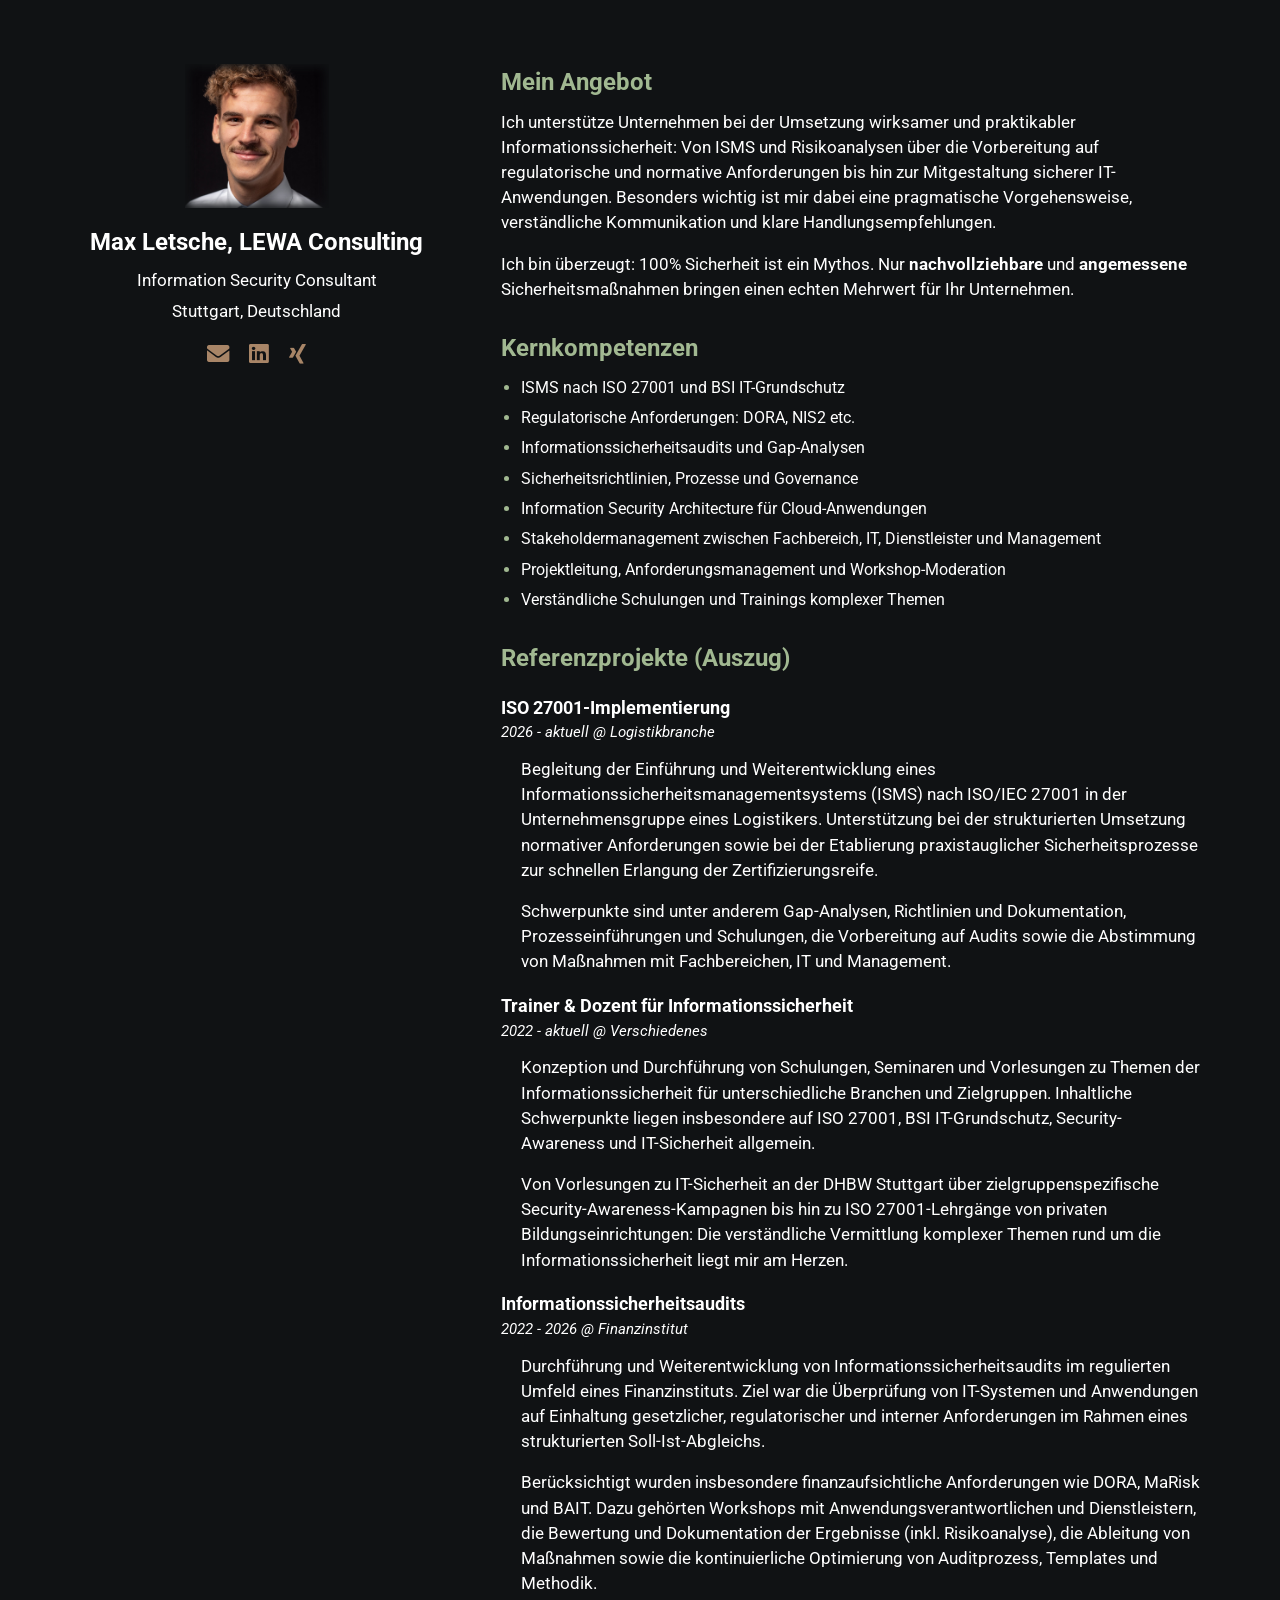
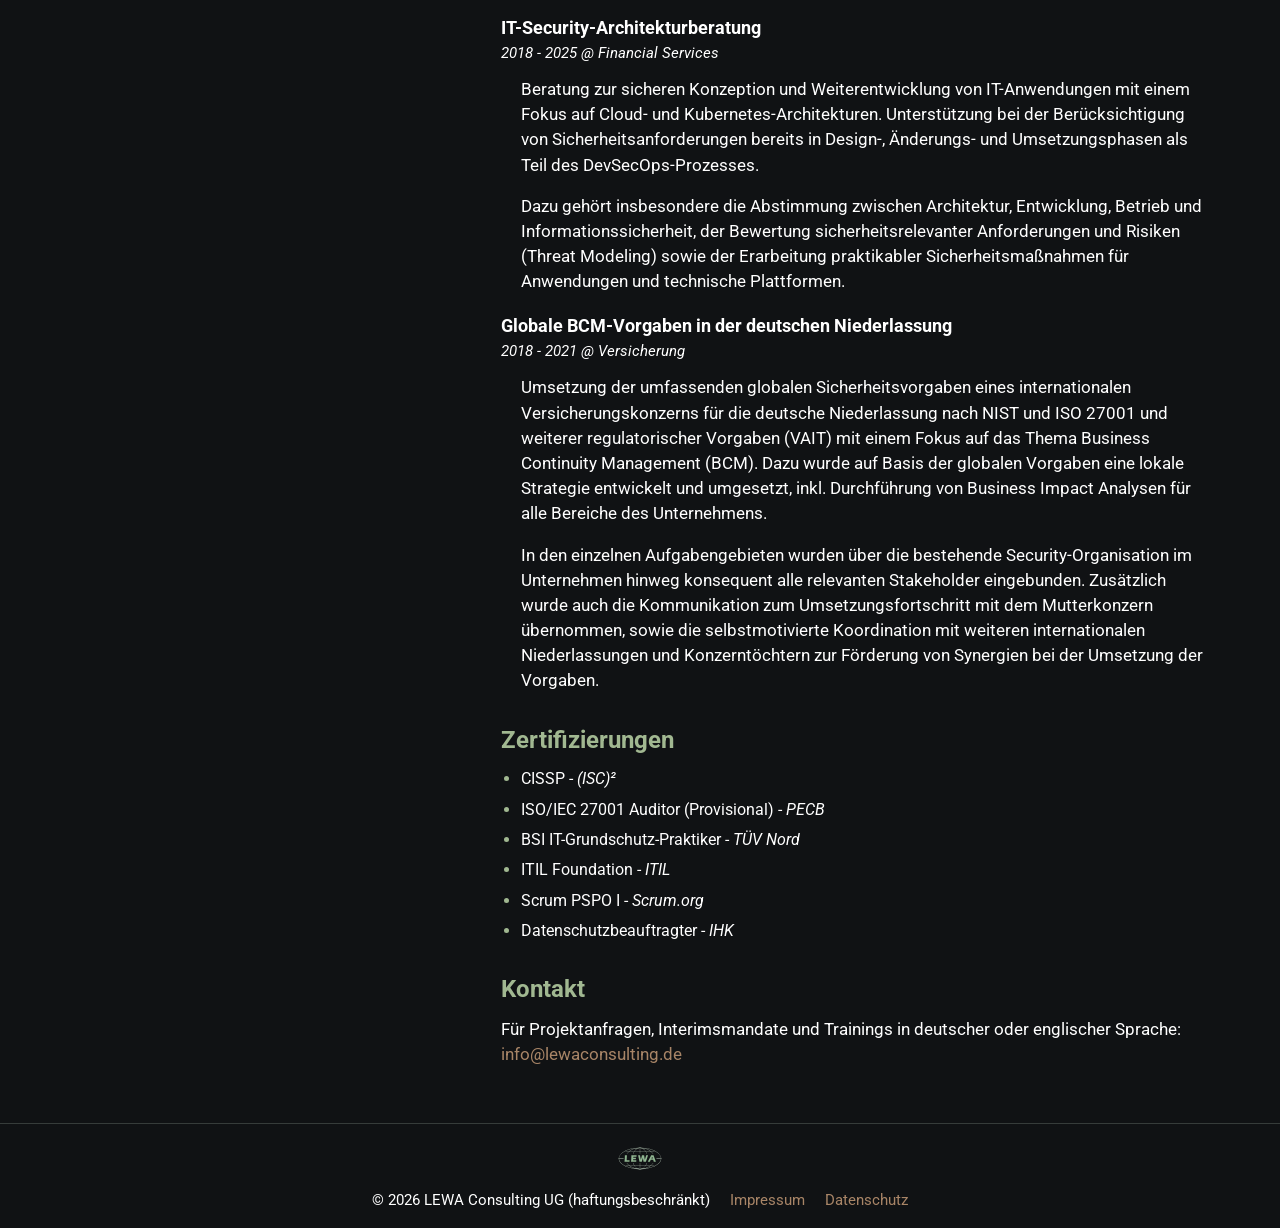
<file: index.html>
<!DOCTYPE html>
<html lang="de">
<head>
    <meta charset="UTF-8">
    <meta name="viewport" content="width=device-width, initial-scale=1.0">
    <meta name="google-site-verification" content="JsHvIHzjX5T9STDl2-UUMRcdSjekM4MezjiZZuwRKuU" />
    <meta name="description" content="Wirksame und praktikable Informationssicherheit für Unternehmen – ISMS, ISO 27001, IT-Grundschutz, Audits, Architekturberatung und Trainings.">
    <meta property="og:title" content="LEWA Consulting - Informationssicherheit aus Stuttgart">
    <meta property="og:description" content="Wirksame und praktikable Informationssicherheit für Unternehmen – ISMS, ISO 27001, IT-Grundschutz, Audits, Architekturberatung und Trainings.">
    <meta property="og:url" content="https://lewaconsulting.de/">
    <meta property="og:type" content="website">
    <meta property="og:image" content="https://lewaconsulting.de/images/logo.svg">
    <link rel="canonical" href="https://lewaconsulting.de/">
    <link rel="stylesheet" href="https://use.fontawesome.com/releases/v5.4.1/css/all.css" integrity="sha384-5sAR7xN1Nv6T6+dT2mhtzEpVJvfS3NScPQTrOxhwjIuvcA67KV2R5Jz6kr4abQsz" crossorigin="anonymous">
    <link rel="stylesheet" href="style.css">
    <title>LEWA Consulting - Informationssicherheit aus Stuttgart</title>
    <script type="application/ld+json">
        {
        "@context": "https://schema.org",
        "@type": "Organization",
        "name": "LEWA Consulting",
        "legalName": "LEWA Consulting UG (haftungsbeschränkt)",
        "url": "https://lewaconsulting.de/",
        "logo": "https://lewaconsulting.de/images/logo.svg",
        "email": "info@lewaconsulting.de",
        "sameAs": [
            "https://www.linkedin.com/in/mletsche/",
            "https://www.xing.com/profile/Max_Letsche/"
        ]
        }
    </script>
</head>
<body>
    <div class="grid-2">
        <div class="section-1">
            <div class="photo-frame">
                <img src="images/foto_ml.jpg" alt="Foto Max Letsche" class="photo">
            </div>
            <h1>Max Letsche, LEWA Consulting</h1>
            <p>Information Security Consultant</p>
            <p>Stuttgart, Deutschland</p>
            <a href="mailto:info@lewaconsulting.de" aria-label="E-Mail"><i class="fas fa-envelope"></i></a>
            <a href="https://www.linkedin.com/in/mletsche/" aria-label="LinkedIn-Profil"><i class="fab fa-linkedin"></i></a>
            <a href="https://www.xing.com/profile/Max_Letsche/" aria-label="XING-Profil"><i class="fab fa-xing"></i></a>
        </div>
        <div class="section-2">
            <h2>Mein Angebot</h2>
            <p>Ich unterstütze Unternehmen bei der Umsetzung wirksamer und praktikabler Informationssicherheit: Von ISMS und Risikoanalysen über die Vorbereitung auf regulatorische und normative Anforderungen bis hin zur Mitgestaltung sicherer IT-Anwendungen. Besonders wichtig ist mir dabei eine pragmatische Vorgehensweise, verständliche Kommunikation und klare Handlungsempfehlungen.</p>
            <p>Ich bin überzeugt: 100% Sicherheit ist ein Mythos. Nur <strong>nachvollziehbare</strong> und <strong>angemessene</strong> Sicherheitsmaßnahmen bringen einen echten Mehrwert für Ihr Unternehmen.</p>

            <h2>Kernkompetenzen</h2>
            <ul>
                <li>ISMS nach ISO 27001 und BSI IT-Grundschutz</li>
                <li>Regulatorische Anforderungen: DORA, NIS2 etc.</li>
                <li>Informationssicherheitsaudits und Gap-Analysen</li>
                <li>Sicherheitsrichtlinien, Prozesse und Governance</li>
                <li>Information Security Architecture für Cloud-Anwendungen</li>
                <li>Stakeholdermanagement zwischen Fachbereich, IT, Dienstleister und Management</li>
                <li>Projektleitung, Anforderungsmanagement und Workshop-Moderation</li>
                <li>Verständliche Schulungen und Trainings komplexer Themen</li>
            </ul>

            <h2>Referenzprojekte (Auszug)</h2>
            <h3>ISO 27001-Implementierung</h3>
            <div class="project-meta">2026 - aktuell @ Logistikbranche</div>
            <div class="project-details">
                <p>Begleitung der Einführung und Weiterentwicklung eines Informationssicherheitsmanagementsystems (ISMS) nach ISO/IEC 27001 in der Unternehmensgruppe eines Logistikers. Unterstützung bei der strukturierten Umsetzung normativer Anforderungen sowie bei der Etablierung praxistauglicher Sicherheitsprozesse zur schnellen Erlangung der Zertifizierungsreife.</p>
                <p>Schwerpunkte sind unter anderem Gap-Analysen, Richtlinien und Dokumentation, Prozesseinführungen und Schulungen, die Vorbereitung auf Audits sowie die Abstimmung von Maßnahmen mit Fachbereichen, IT und Management.</p>
            </div>
            <h3>Trainer & Dozent für Informationssicherheit</h3>
            <div class="project-meta">2022 - aktuell @ Verschiedenes</div>
            <div class="project-details">
                <p>Konzeption und Durchführung von Schulungen, Seminaren und Vorlesungen zu Themen der Informationssicherheit für unterschiedliche Branchen und Zielgruppen. Inhaltliche Schwerpunkte liegen insbesondere auf ISO 27001, BSI IT-Grundschutz, Security-Awareness und IT-Sicherheit allgemein.</p>
                <p>Von Vorlesungen zu IT-Sicherheit an der DHBW Stuttgart über zielgruppenspezifische Security-Awareness-Kampagnen bis hin zu ISO 27001-Lehrgänge von privaten Bildungseinrichtungen: Die verständliche Vermittlung komplexer Themen rund um die Informationssicherheit liegt mir am Herzen.</p>
            </div>
            <h3>Informationssicherheitsaudits</h3>
            <div class="project-meta">2022 - 2026 @ Finanzinstitut</div>
            <div class="project-details">
                <p>Durchführung und Weiterentwicklung von Informationssicherheitsaudits im regulierten Umfeld eines Finanzinstituts. Ziel war die Überprüfung von IT-Systemen und Anwendungen auf Einhaltung gesetzlicher, regulatorischer und interner Anforderungen im Rahmen eines strukturierten Soll-Ist-Abgleichs.</p>
                <p>Berücksichtigt wurden insbesondere finanzaufsichtliche Anforderungen wie DORA, MaRisk und BAIT. Dazu gehörten Workshops mit Anwendungsverantwortlichen und Dienstleistern, die Bewertung und Dokumentation der Ergebnisse (inkl. Risikoanalyse), die Ableitung von Maßnahmen sowie die kontinuierliche Optimierung von Auditprozess, Templates und Methodik.</p>
            </div>
            <h3>IT-Security-Architekturberatung</h3>
            <div class="project-meta">2018 - 2025 @ Financial Services</div>
            <div class="project-details">
                <p>Beratung zur sicheren Konzeption und Weiterentwicklung von IT-Anwendungen mit einem Fokus auf Cloud- und Kubernetes-Architekturen. Unterstützung bei der Berücksichtigung von Sicherheitsanforderungen bereits in Design-, Änderungs- und Umsetzungsphasen als Teil des DevSecOps-Prozesses.</p>
                <p>Dazu gehört insbesondere die Abstimmung zwischen Architektur, Entwicklung, Betrieb und Informationssicherheit, der Bewertung sicherheitsrelevanter Anforderungen und Risiken (Threat Modeling) sowie der Erarbeitung praktikabler Sicherheitsmaßnahmen für Anwendungen und technische Plattformen.</p>
            </div>
            <h3>Globale BCM-Vorgaben in der deutschen Niederlassung</h3>
            <div class="project-meta">2018 - 2021 @ Versicherung</div>
            <div class="project-details">
                <p>Umsetzung der umfassenden globalen Sicherheitsvorgaben eines internationalen Versicherungskonzerns für die deutsche Niederlassung nach NIST und ISO 27001 und weiterer regulatorischer Vorgaben (VAIT) mit einem Fokus auf das Thema Business Continuity Management (BCM). Dazu wurde auf Basis der globalen Vorgaben eine lokale Strategie entwickelt und umgesetzt, inkl. Durchführung von Business Impact Analysen für alle Bereiche des Unternehmens.</p>
                <p>In den einzelnen Aufgabengebieten wurden über die bestehende Security-Organisation im Unternehmen hinweg konsequent alle relevanten Stakeholder eingebunden. Zusätzlich wurde auch die Kommunikation zum Umsetzungsfortschritt mit dem Mutterkonzern übernommen, sowie die selbstmotivierte Koordination mit weiteren internationalen Niederlassungen und Konzerntöchtern zur Förderung von Synergien bei der Umsetzung der Vorgaben.</p>
            </div>


            <h2>Zertifizierungen</h2>
            <ul>
                <li>CISSP - <i>(ISC)²</i></li>
                <li>ISO/IEC 27001 Auditor (Provisional) - <i>PECB</i></li>
                <li>BSI IT-Grundschutz-Praktiker - <i>TÜV Nord</i></li>
                <li>ITIL Foundation - <i>ITIL</i></li>
                <li>Scrum PSPO I - <i>Scrum.org</i></li>
                <li>Datenschutzbeauftragter - <i>IHK</i></li>
            </ul>

            <h2>Kontakt</h2>
            <p>Für Projektanfragen, Interimsmandate und Trainings in deutscher oder englischer Sprache: <a href="mailto:info@lewaconsulting.de">info@lewaconsulting.de</a></p>
        </div>
    </div>
    <footer>
        <img src="images/logo.svg" alt="LEWA Consulting Logo" class="footer-logo">
        <div class="footer-text">
            © 2026 LEWA Consulting UG (haftungsbeschränkt)
            <a href="impressum.html">Impressum</a>
            <a href="datenschutz.html">Datenschutz</a>
        </div>
    </footer>
</body>
</html>
</file>
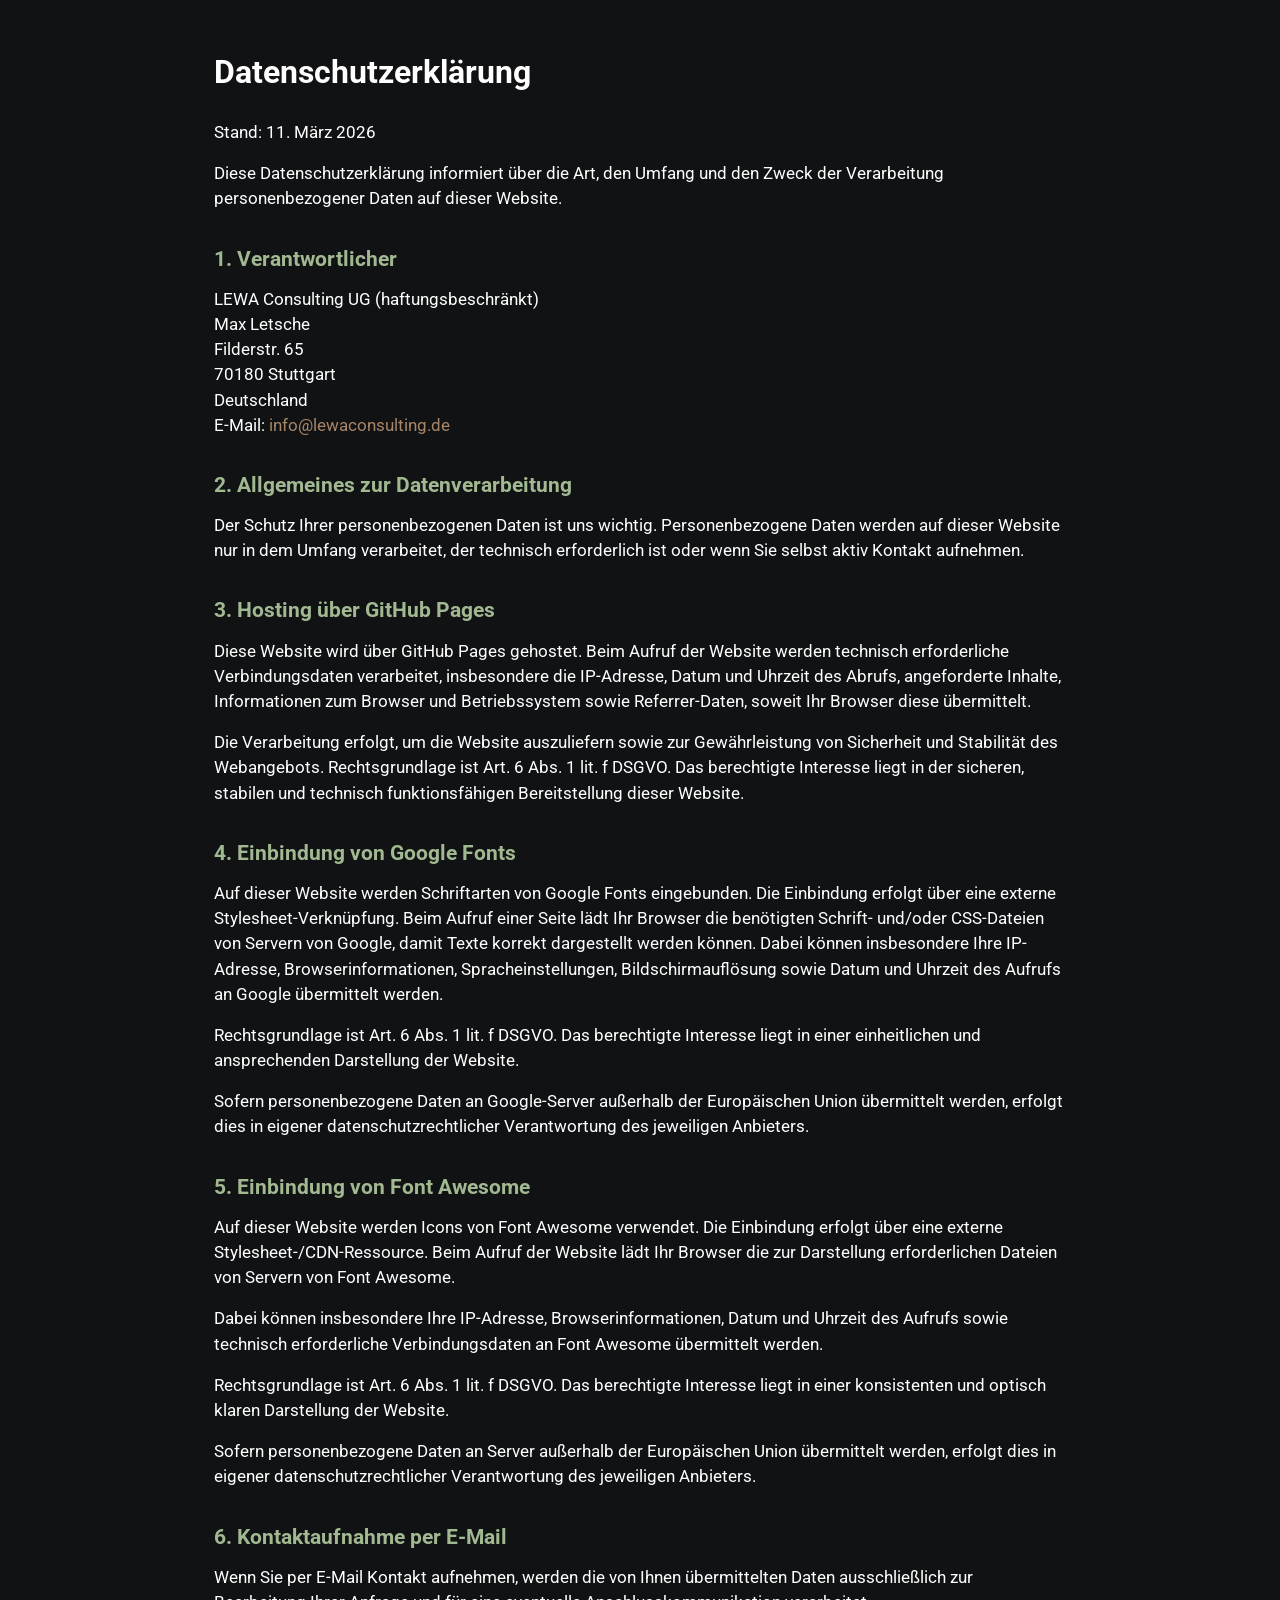
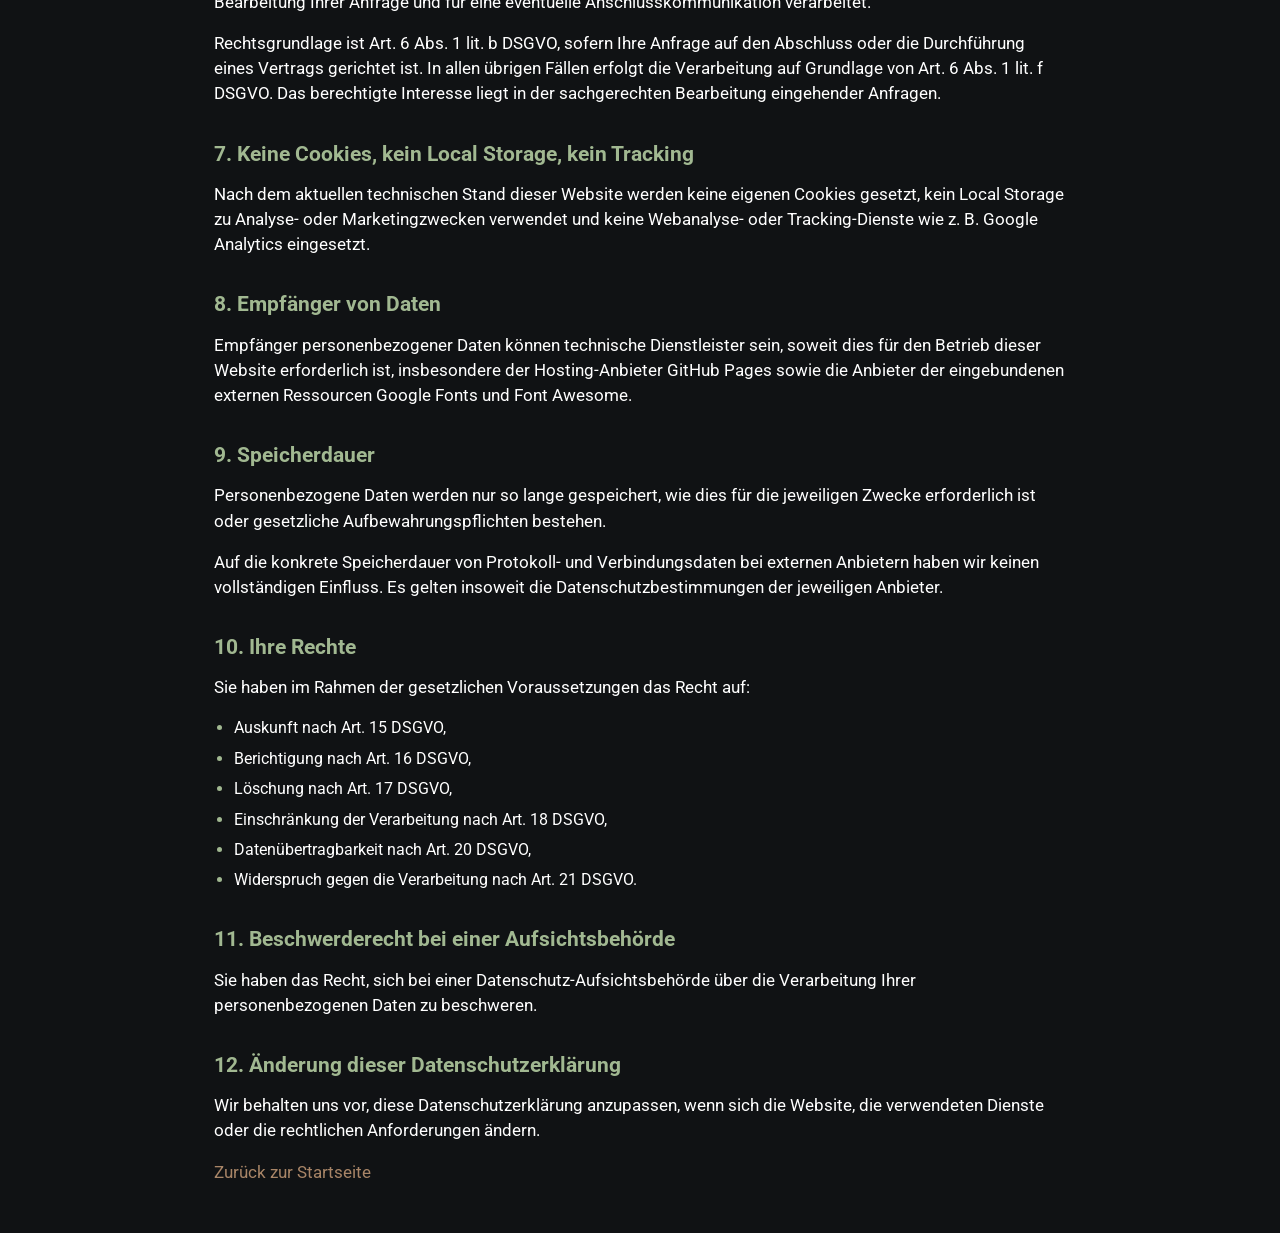
<file: datenschutz.html>
<!DOCTYPE html>
<html lang="de">
<head>
    <meta charset="UTF-8">
    <meta name="viewport" content="width=device-width, initial-scale=1.0">
    <title>Datenschutz | LEWA Consulting</title>
    <link rel="stylesheet" href="style.css">
</head>
<body>
    <main class="legal-page">
        <h1>Datenschutzerklärung</h1>

        <p>Stand: 11. März 2026</p>

        <p>Diese Datenschutzerklärung informiert über die Art, den Umfang und den Zweck der Verarbeitung personenbezogener Daten auf dieser Website.</p>

        <h2>1. Verantwortlicher</h2>
        <p>
            LEWA Consulting UG (haftungsbeschränkt)<br>
            Max Letsche<br>
            Filderstr. 65<br>
            70180 Stuttgart<br>
            Deutschland<br>
            E-Mail: <a href="mailto:info@lewaconsulting.de">info@lewaconsulting.de</a>
        </p>

        <h2>2. Allgemeines zur Datenverarbeitung</h2>
        <p>Der Schutz Ihrer personenbezogenen Daten ist uns wichtig. Personenbezogene Daten werden auf dieser Website nur in dem Umfang verarbeitet, der technisch erforderlich ist oder wenn Sie selbst aktiv Kontakt aufnehmen.</p>

        <h2>3. Hosting über GitHub Pages</h2>
        <p>
            Diese Website wird über GitHub Pages gehostet. Beim Aufruf der Website werden technisch erforderliche Verbindungsdaten verarbeitet, insbesondere die IP-Adresse, Datum und Uhrzeit des Abrufs, angeforderte Inhalte, Informationen zum Browser und Betriebssystem sowie Referrer-Daten, soweit Ihr Browser diese übermittelt.
        </p>
        <p>
            Die Verarbeitung erfolgt, um die Website auszuliefern sowie zur Gewährleistung von Sicherheit und Stabilität des Webangebots. Rechtsgrundlage ist Art. 6 Abs. 1 lit. f DSGVO. Das berechtigte Interesse liegt in der sicheren, stabilen und technisch funktionsfähigen Bereitstellung dieser Website.
        </p>


        <h2>4. Einbindung von Google Fonts</h2>
        <p>
            Auf dieser Website werden Schriftarten von Google Fonts eingebunden. Die Einbindung erfolgt über eine externe
            Stylesheet-Verknüpfung. Beim Aufruf einer Seite lädt Ihr Browser die benötigten Schrift- und/oder CSS-Dateien
            von Servern von Google, damit Texte korrekt dargestellt werden können.
            Dabei können insbesondere Ihre IP-Adresse, Browserinformationen, Spracheinstellungen, Bildschirmauflösung sowie
            Datum und Uhrzeit des Aufrufs an Google übermittelt werden.
        </p>
        <p>
            Rechtsgrundlage ist Art. 6 Abs. 1 lit. f DSGVO. Das berechtigte Interesse liegt in einer einheitlichen und
            ansprechenden Darstellung der Website.
        </p>
        <p>
            Sofern personenbezogene Daten an Google-Server außerhalb der Europäischen Union übermittelt werden, erfolgt dies
            in eigener datenschutzrechtlicher Verantwortung des jeweiligen Anbieters.
        </p>

        <h2>5. Einbindung von Font Awesome</h2>
        <p>
            Auf dieser Website werden Icons von Font Awesome verwendet. Die Einbindung erfolgt über eine externe
            Stylesheet-/CDN-Ressource. Beim Aufruf der Website lädt Ihr Browser die zur Darstellung erforderlichen Dateien
            von Servern von Font Awesome.
        </p>
        <p>
            Dabei können insbesondere Ihre IP-Adresse, Browserinformationen, Datum und Uhrzeit des Aufrufs sowie technisch
            erforderliche Verbindungsdaten an Font Awesome übermittelt werden.
        </p>
        <p>
            Rechtsgrundlage ist Art. 6 Abs. 1 lit. f DSGVO. Das berechtigte Interesse liegt in einer konsistenten und
            optisch klaren Darstellung der Website.
        </p>
        <p>
            Sofern personenbezogene Daten an Server außerhalb der Europäischen Union übermittelt werden, erfolgt dies in
            eigener datenschutzrechtlicher Verantwortung des jeweiligen Anbieters.
        </p>

        <h2>6. Kontaktaufnahme per E-Mail</h2>
        <p>
            Wenn Sie per E-Mail Kontakt aufnehmen, werden die von Ihnen übermittelten Daten ausschließlich zur Bearbeitung
            Ihrer Anfrage und für eine eventuelle Anschlusskommunikation verarbeitet.
        </p>
        <p>
            Rechtsgrundlage ist Art. 6 Abs. 1 lit. b DSGVO, sofern Ihre Anfrage auf den Abschluss oder die Durchführung
            eines Vertrags gerichtet ist. In allen übrigen Fällen erfolgt die Verarbeitung auf Grundlage von
            Art. 6 Abs. 1 lit. f DSGVO. Das berechtigte Interesse liegt in der sachgerechten Bearbeitung eingehender Anfragen.
        </p>

        <h2>7. Keine Cookies, kein Local Storage, kein Tracking</h2>
        <p>
            Nach dem aktuellen technischen Stand dieser Website werden keine eigenen Cookies gesetzt, kein Local Storage
            zu Analyse- oder Marketingzwecken verwendet und keine Webanalyse- oder Tracking-Dienste wie z. B.
            Google Analytics eingesetzt.
        </p>

        <h2>8. Empfänger von Daten</h2>
        <p>
            Empfänger personenbezogener Daten können technische Dienstleister sein, soweit dies für den Betrieb dieser
            Website erforderlich ist, insbesondere der Hosting-Anbieter GitHub Pages sowie die Anbieter der eingebundenen
            externen Ressourcen Google Fonts und Font Awesome.
        </p>

        <h2>9. Speicherdauer</h2>
        <p>
            Personenbezogene Daten werden nur so lange gespeichert, wie dies für die jeweiligen Zwecke erforderlich ist
            oder gesetzliche Aufbewahrungspflichten bestehen.
        </p>
        <p>
            Auf die konkrete Speicherdauer von Protokoll- und Verbindungsdaten bei externen Anbietern haben wir keinen
            vollständigen Einfluss. Es gelten insoweit die Datenschutzbestimmungen der jeweiligen Anbieter.
        </p>

        <h2>10. Ihre Rechte</h2>
        <p>
            Sie haben im Rahmen der gesetzlichen Voraussetzungen das Recht auf:
        </p>
        <ul>
            <li>Auskunft nach Art. 15 DSGVO,</li>
            <li>Berichtigung nach Art. 16 DSGVO,</li>
            <li>Löschung nach Art. 17 DSGVO,</li>
            <li>Einschränkung der Verarbeitung nach Art. 18 DSGVO,</li>
            <li>Datenübertragbarkeit nach Art. 20 DSGVO,</li>
            <li>Widerspruch gegen die Verarbeitung nach Art. 21 DSGVO.</li>
        </ul>

        <h2>11. Beschwerderecht bei einer Aufsichtsbehörde</h2>
        <p>
            Sie haben das Recht, sich bei einer Datenschutz-Aufsichtsbehörde über die Verarbeitung Ihrer personenbezogenen
            Daten zu beschweren.
        </p>

        <h2>12. Änderung dieser Datenschutzerklärung</h2>
        <p>
            Wir behalten uns vor, diese Datenschutzerklärung anzupassen, wenn sich die Website, die verwendeten Dienste
            oder die rechtlichen Anforderungen ändern.
        </p>

        <p><a href="index.html">Zurück zur Startseite</a></p>
    </main>
</body>
</html>
</file>
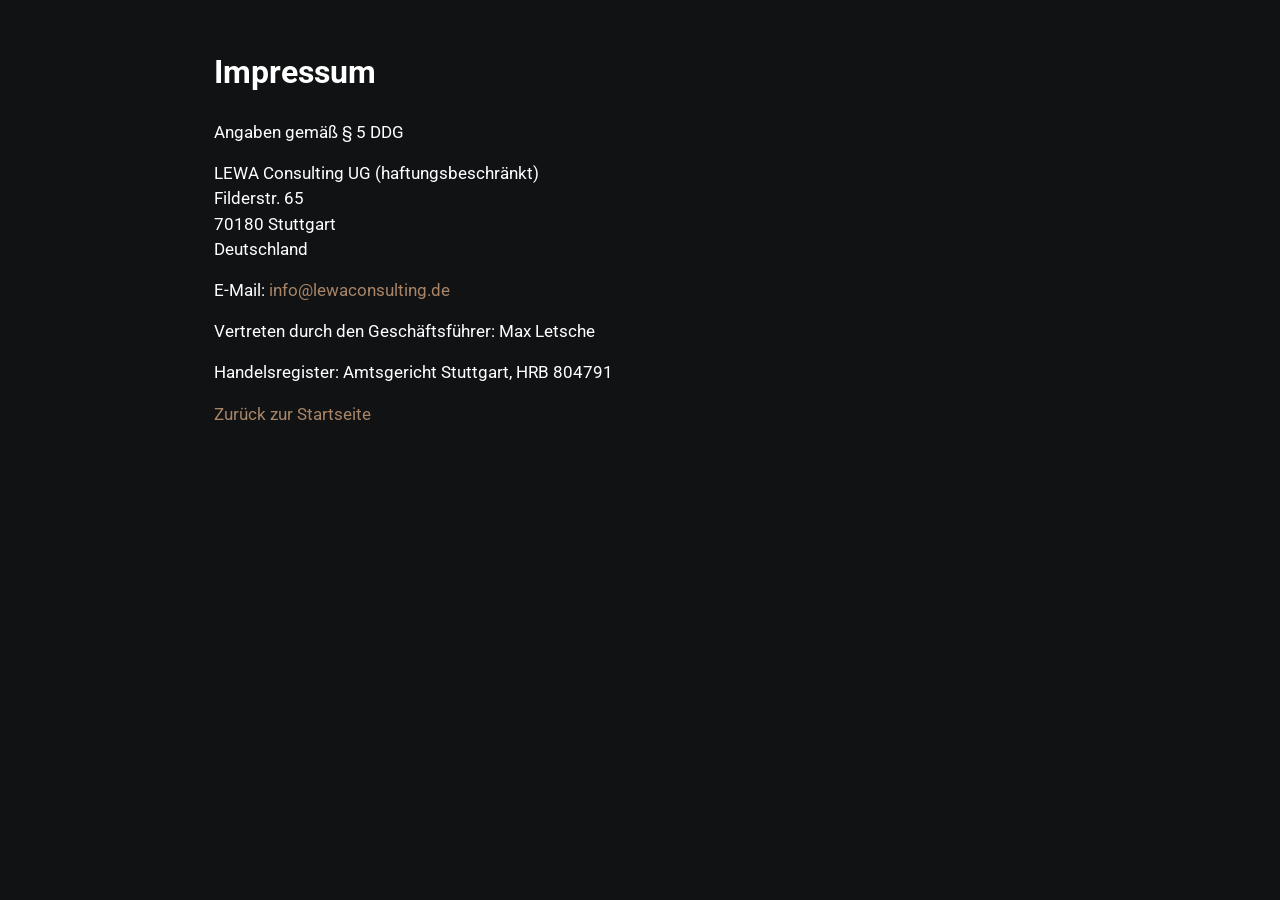
<file: impressum.html>
<!DOCTYPE html>
<html lang="de">
<head>
    <meta charset="UTF-8">
    <meta name="viewport" content="width=device-width, initial-scale=1.0">
    <title>Impressum | LEWA Consulting</title>
    <link rel="stylesheet" href="style.css">
</head>
<body>
    <main class="legal-page">
        <h1>Impressum</h1>

        <p>Angaben gemäß § 5 DDG</p>

        <p>
            LEWA Consulting UG (haftungsbeschränkt)<br>
            Filderstr. 65<br>
            70180 Stuttgart<br>
            Deutschland
        </p>

        <p>
            E-Mail: <a href="mailto:info@lewaconsulting.de">info@lewaconsulting.de</a>
        </p>

        <p>
            Vertreten durch den Geschäftsführer: Max Letsche
        </p>

        <p>
            Handelsregister: Amtsgericht Stuttgart, HRB 804791
        </p>

<!--
        <p>
            Umsatzsteuer-Identifikationsnummer gemäß § 27a UStG: xxx
        </p>
-->

        <p><a href="index.html">Zurück zur Startseite</a></p>
    </main>
</body>
</html>
</file>
<file: style.css>
@import url('https://fonts.googleapis.com/css?family=Roboto');

/* Global */
* {
    box-sizing: border-box;
}

html,
body {
    height: 100%;
}

body {
    margin: 0;
    min-height: 100vh;
    display: flex;
    flex-direction: column;
    font-family: 'Roboto', sans-serif;
    background-color: #101214;
    color: #fff;
    line-height: 1.5;
    position: relative;
    overflow-x: hidden;
}

/* Logo im Hintergrund
body::before {
    content: "";
    position: fixed;
    inset: 2rem clamp(2rem, 8vw, 8rem);
    background: url("images/logo.svg") center center / contain no-repeat;
    opacity: 0.04;
    pointer-events: none;
    z-index: 0;
}
*/

h1,
h2,
h3,
p {
    margin-top: 0;
}

h2 {
    color: #A1B891;
}

a {
    color: #A88567;
    text-decoration: none;
    transition: color 0.2s ease, transform 0.2s ease;
}

ul,
ol {
    margin: 0 0 1rem 1.25rem;
    padding: 0;
}

li {
    margin-bottom: 0.4rem;
}

li::marker {
    color: #A1B891;
}

.grid-2 {
    flex: 1;
    display: grid;
    grid-template-columns: minmax(280px, 360px) minmax(500px, 1000px);
    gap: 4rem;
    align-items: start;
    width: 100%;
    max-width: 1600px;
    margin: 0 auto;
    padding: 4rem clamp(2rem, 6vw, 8rem) 2rem;
}

.grid-2,
footer,
.legal-page {
    position: relative;
    z-index: 1;
}

/* section 1 */

.section-1 {
    position: sticky;
    top: 2rem;
    align-self: start;
    text-align: center;
}

.photo-frame {
    position: relative;
    display: block;
    width: 220px;
    max-width: 40%;
    margin: 0 auto 16px auto;
    overflow: hidden;
}

.photo {
    display: block;
    width: 100%;
    height: auto;
}

.photo-frame::after {
    content: "";
    position: absolute;
    inset: 0;
    box-shadow: inset 0 0 9px 4px #101214;
    pointer-events: none;
}

.section-1 h1 {
    font-size: 1.5rem;
    margin-bottom: 0.5rem;
}

.section-1 p {
    font-size: 1.05rem;
    margin-bottom: 0.35rem;
}

.section-1 a {
    display: inline-block;
    font-size: 1.4rem;
    padding: 0.5rem;
}

.section-1 a:hover {
    color: #A1B891;
}

/* section 2 */

.section-2 {
    max-width: 950px;
}

.section-2 h2 {
    font-size: 1.5rem;
    margin-top: 1.75rem;
    margin-bottom: 0.6rem;
}

.section-2 h2:first-child {
    margin-top: 0;
}

.section-2 h3 {
    font-size: 1.15rem;
    margin-top: 1.1rem;
    margin-bottom: 0;
}

.project-meta {
    margin-bottom: 0.8rem;
    font-size: 0.95rem;
    font-style: italic;
}

.project-details {
    margin-left: 1.25rem;
}

.section-2 p {
    font-size: 1.05rem;
    margin-bottom: 1rem;
}

.section-2 a {
    display: inline-block;
    margin-right: 1rem;
    margin-bottom: 0.5rem;
}

.section-2 a:hover {
    color: #A1B891;
}


/* footer */

footer {
    margin-top: auto;
    text-align: center;
    padding: 1rem 1.5rem;
    border-top: 1px solid rgba(207, 227, 207, 0.2);
    font-size: 0.95rem;
}

.footer-logo {
    display: block;
    width: 74px;
    height: auto;
    margin: 0 auto 0.75rem auto;
    opacity: 0.9;
}

footer a {
    margin-left: 1rem;
}

footer a:hover {
    color: #A1B891;
}

/* legal sub-pages */
.legal-page {
    flex: 1;
    width: 100%;
    max-width: 900px;
    margin: 0 auto;
    padding: 3rem 1.5rem 2rem;
}

.legal-page h1 {
    margin-bottom: 1.5rem;
    font-size: 2rem;
}

.legal-page h2 {
    margin-top: 2rem;
    margin-bottom: 0.75rem;
    font-size: 1.3rem;
}

.legal-page p {
    margin-bottom: 1rem;
    font-size: 1.05rem;
}

.legal-page a:hover {
    color: #A1B891;
}

/* media queries */
@media (max-width: 900px) {
    .grid-2 {
        grid-template-columns: 1fr;
        gap: 2.5rem;
        padding: 2rem 1.5rem;
    }

    .section-1 {
        position: static;
        top: auto;
    }

    .section-1,
    .section-2 {
        width: 100%;
        max-width: none;
    }

    .section-2 {
        padding: 0;
    }
}

@media (max-width: 480px) {
    .photo-frame {
        width: 120px;
        max-width: 50%;
    }

    .section-1 h2 {
        font-size: 1.6rem;
    }

    .section-2 h2 {
        font-size: 1.3rem;
    }

    .section-2 h3 {
        font-size: 1.05rem;
    }

    .legal-page h1 {
        font-size: 1.6rem;
    }

    .legal-page h2 {
        font-size: 1.15rem;
    }

    footer a {
        display: inline-block;
        margin: 0.4rem 0.5rem 0 0.5rem;
    }
}
</file>
